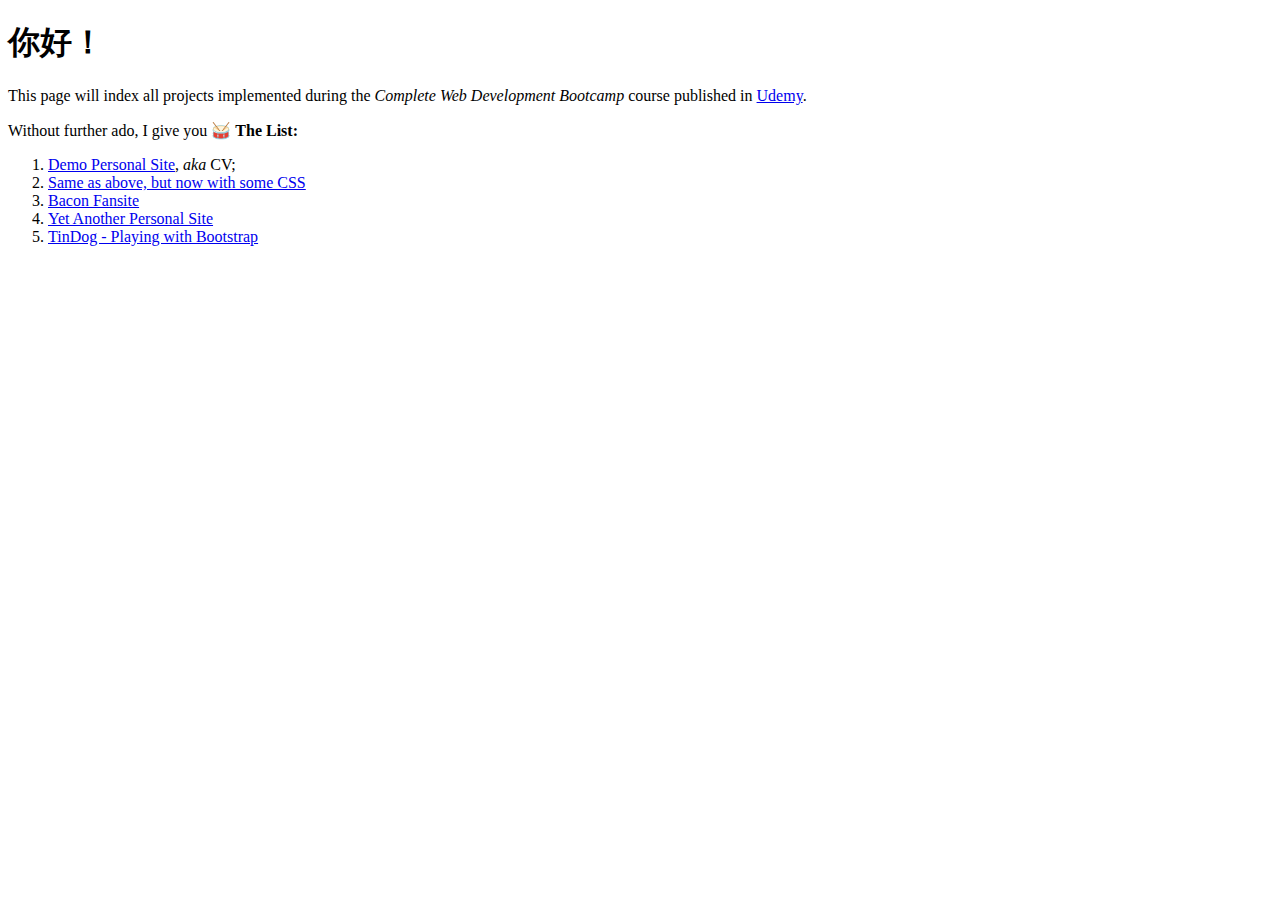
<file: index.html>
<!DOCTYPE html>
<html lang="en" dir="ltr">
  <head>
    <meta charset="utf-8">
    <title>Udemy - The Complete Web Development Bootcamp</title>
  </head>
  <body>
    <h1>你好！</h1>
    <p>This page will index all projects implemented during the <em>Complete Web Development Bootcamp</em> course published in <a href="https://udemy.com">Udemy</a>.</p>
    <p>Without further ado, I give you 🥁 <strong>The List:</strong></p>
    <ol>
      <li><a href="HTML - Personal Site\index.html">Demo Personal Site</a>, <em>aka</em> CV;</li>
      <li><a href="CSS - Personal Site\index.html">Same as above, but now with some CSS</a></li>
      <li><a href="CSS - Bacon Fansite\index.html">Bacon Fansite</a></li>
      <li><a href="CSS - My Site\index.html">Yet Another Personal Site</a> </li>
      <li><a href="TinDog\index.html">TinDog - Playing with Bootstrap</a> </li>
    </ol>
  </body>
</html>
</file>
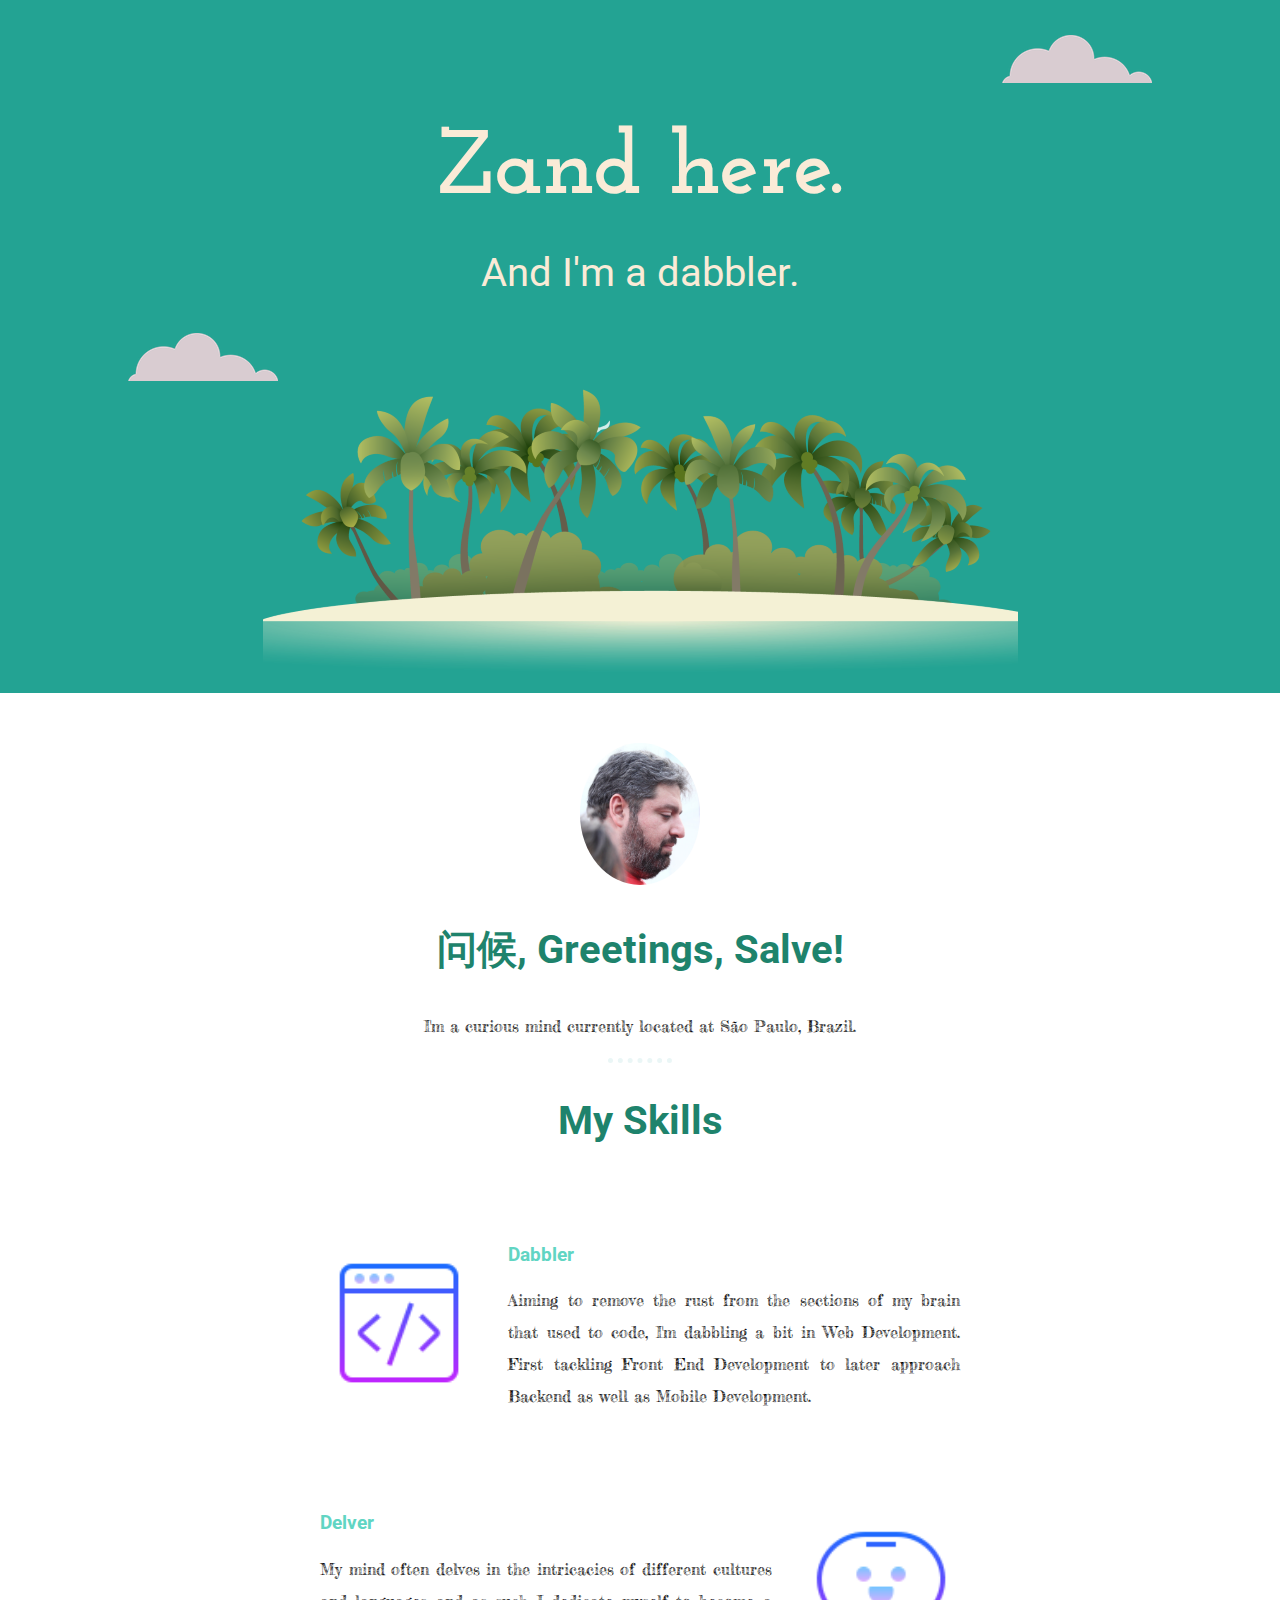
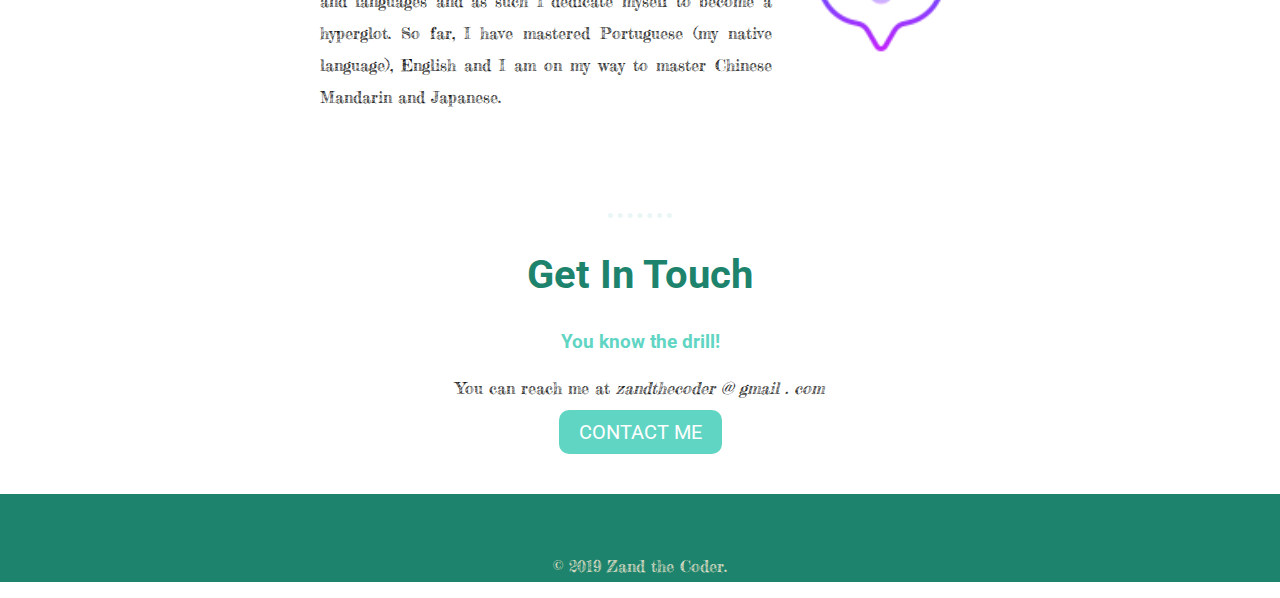
<file: CSS - My Site/index.html>
<!DOCTYPE html>
<html lang="en" dir="ltr">

<head>
  <meta charset="utf-8">
  <title>Zand the Coder</title>
  <link rel="stylesheet" href="css/styles.css">
  <link rel="icon" href="images/favicon.ico">
  <link href="https://fonts.googleapis.com/css?family=Fredericka+the+Great|Josefin+Slab|Roboto" rel="stylesheet">
  <link rel="stylesheet" href="https://use.fontawesome.com/releases/v5.7.2/css/all.css" integrity="sha384-fnmOCqbTlWIlj8LyTjo7mOUStjsKC4pOpQbqyi7RrhN7udi9RwhKkMHpvLbHG9Sr" crossorigin="anonymous">


</head>

<body>
  <div class="top-container">
    <img class="top-cloud" src="images/cloud.png" alt="cloud-img">
    <h1>Zand here.</h1>
    <h2 class="default-color normal-weight">And I'm a dabbler.</h2>
    <img class="bottom-cloud" src="images/cloud.png" alt="cloud-img">
    <img src="images/grove.png" alt="grove-img">
  </div>
  <div class="middle-container">
    <div class="profile">
      <img class="profilepic" src="images/profilepic.png" alt="profile-img">
      <h2>问候, Greetings, Salve!</h2>
      <p>I'm a curious mind currently located at São Paulo, Brazil.</p>
    </div>
    <hr>
    <div class="skills">
      <h2>My Skills</h2>
      <div class="skill-row">
        <img class="skill-img-left" src="images/icons8-source-code-96.png" alt="code-img">
        <h3>Dabbler</h3>
        <p>Aiming to remove the rust from the sections of my brain that used to code, I'm dabbling a bit in Web Development.
          First tackling Front End Development to later approach Backend as well as Mobile Development.</p>
      </div>
    </div>
    <div class="skill-row">
      <img class="skill-img-right" src="images/icons8-speech-bubble-96.png" alt="conversation-img">
      <h3>Delver</h3>
      <p>My mind often delves in the intricacies of different cultures and languages and as such I dedicate myself to become
        a hyperglot. So far, I have mastered Portuguese (my native language), English and I am on my way to master Chinese
        Mandarin and Japanese.</p>
    </div>
  </div>
  <hr>
  <div class="contact-me">
    <h2>Get In Touch</h2>
    <h3>You know the drill!</h3>
    <p>You can reach me at <em>zandthecoder @ gmail . com</em></p>
    <a class="btn" href="mailto:zandthecoder@gmail.com">CONTACT ME</a>
  </div>
  </div>


  <div class="bottom-container">
    <a class="footer-link" href="https://github.com/zandthecoder"><i class="fab fa-github"></i></a>
    <a class="footer-link" href="https://www.freecodecamp.org/zandthecoder"><i class="fab fa-free-code-camp"></i></a>
    <a class="footer-link" href="../index.html"><i class="fas fa-home"></i></a>

    <p class="default-color">© 2019 Zand the Coder.</p>
  </div>
</body>

</html>
</file>
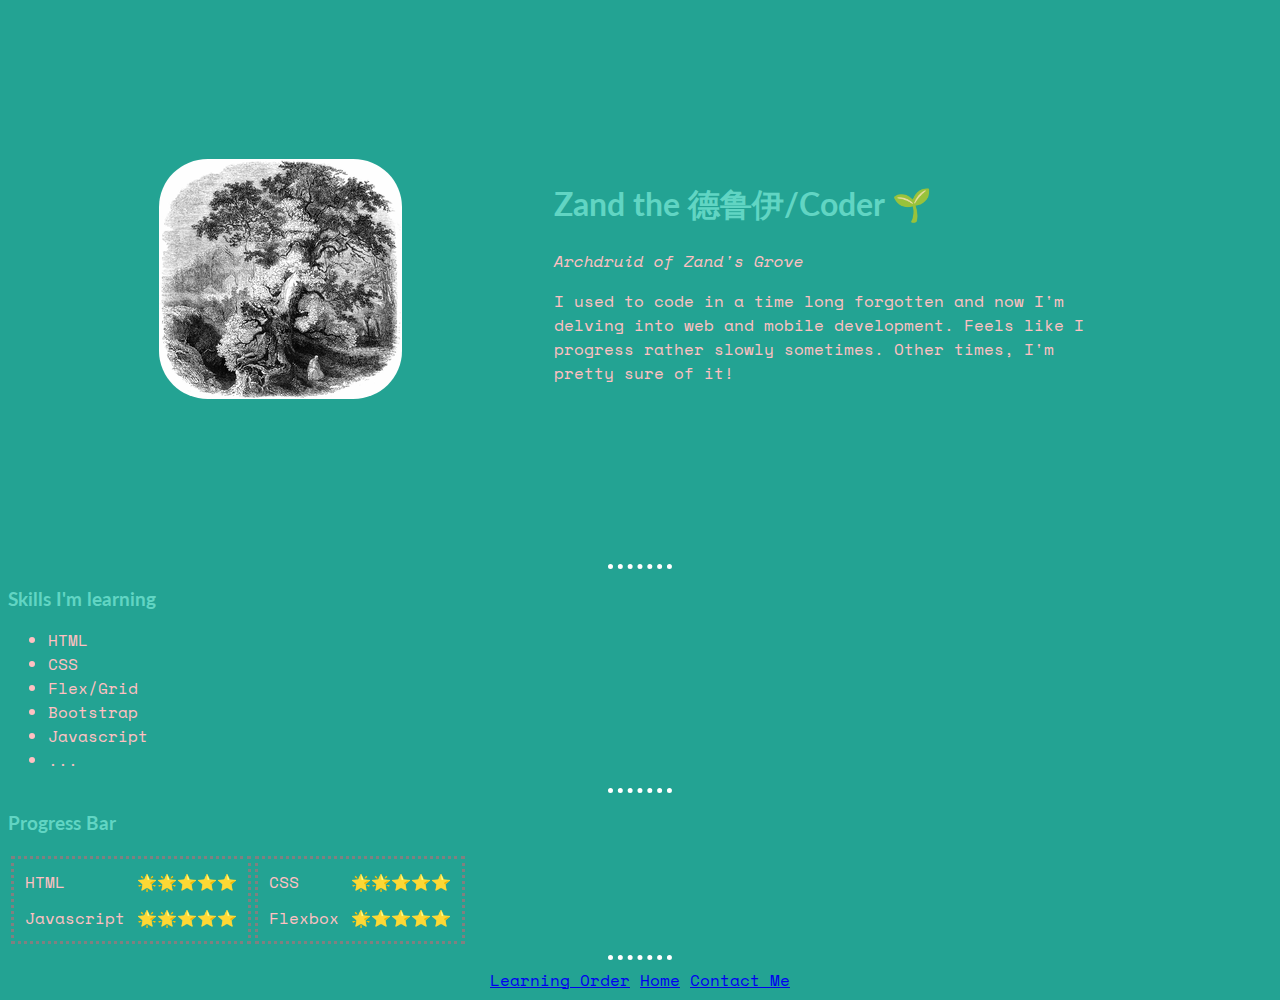
<file: CSS - Personal Site/index.html>
<!DOCTYPE html>
<html lang="en" dir="ltr">

<head>
  <meta charset="utf-8">
  <title>Zand's Pool</title>
  <link rel="stylesheet" href="css/styles.css">
  <link href="https://fonts.googleapis.com/css?family=Lato|Space+Mono" rel="stylesheet">
</head>

<body>
  <table style="border-spacing:150px;">
    <tr>
      <td><img src="images\243px-The_Druid_Grove.PNG" alt="The Druid Grove"></td>
      <td>
        <h1>Zand the 德鲁伊/Coder 🌱</h1>
        <p><em>Archdruid of Zand's Grove</em></p>
        <p>I used to code in a time long forgotten and now I'm delving into web and mobile development.
          Feels like I progress rather slowly sometimes. Other times, I'm pretty sure of it!</p>
      </td>
    </tr>
  </table>

  <hr>
  <h3> Skills I'm learning</h3>
  <ul>
    <li>HTML</li>
    <li>CSS</li>
    <li>Flex/Grid</li>
    <li>Bootstrap</li>
    <li>Javascript</li>
    <li>...</li>
  </ul>
  <hr>
  <h3> Progress Bar</h3>

  <table>
    <tr>
      <td>
        <table style="border-style:dotted;border-spacing:10px;">
          <tr>
            <td>HTML</td>
            <td>🌟🌟⭐⭐⭐</td>
          </tr>
          <tr>
            <td>Javascript</td>
            <td>🌟🌟⭐⭐⭐</td>
          </tr>
        </table>
      </td>
      <td>
        <table style="border-style:dotted;border-spacing:10px;">
          <tr>
            <td>CSS</td>
            <td>🌟🌟⭐⭐⭐</td>
          </tr>
          <tr>
            <td>Flexbox</td>
            <td>🌟⭐⭐⭐⭐</td>
          </tr>
        </table>
      </td>
    </tr>
  </table>

  <hr>
  <center>
    <a href="learning_order.html">Learning Order</a>
    <a href="../index.html">Home</a>
    <a href="contact.html">Contact Me</a>
  </center>
</body>

</html>
</file>
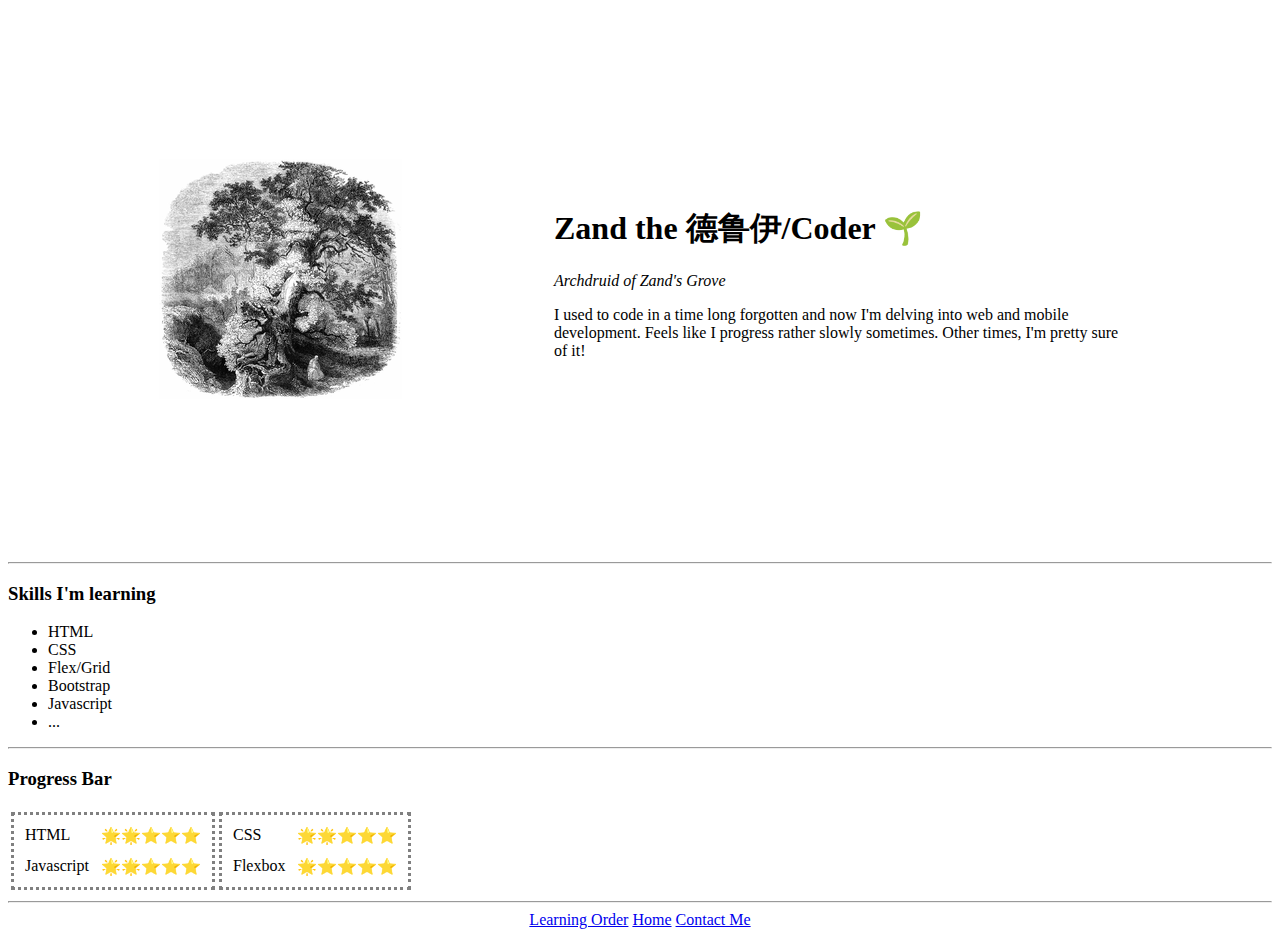
<file: HTML - Personal Site/index.html>
<!DOCTYPE html>
<html lang="en" dir="ltr">

<head>
  <meta charset="utf-8">
  <title>Zand's Pool</title>
</head>

<body>
  <table style="border-spacing:150px;">
    <tr>
      <td><img src="images\243px-The_Druid_Grove.PNG" alt="The Druid Grove"></td>
      <td>
        <h1>Zand the 德鲁伊/Coder 🌱</h1>
        <p><em>Archdruid of Zand's Grove</em></p>
        <p>I used to code in a time long forgotten and now I'm delving into web and mobile development.
          Feels like I progress rather slowly sometimes. Other times, I'm pretty sure of it!</p>
      </td>
    </tr>
  </table>

  <hr>
  <h3> Skills I'm learning</h3>
  <ul>
    <li>HTML</li>
    <li>CSS</li>
    <li>Flex/Grid</li>
    <li>Bootstrap</li>
    <li>Javascript</li>
    <li>...</li>
  </ul>
  <hr>
  <h3> Progress Bar</h3>

  <table >
    <tr>
      <td>
        <table style="border-style:dotted;border-spacing:10px;">
          <tr>
            <td>HTML</td>
            <td>🌟🌟⭐⭐⭐</td>
          </tr>
          <tr>
            <td>Javascript</td>
            <td>🌟🌟⭐⭐⭐</td>
          </tr>
        </table>
      </td>
      <td>
        <table style="border-style:dotted;border-spacing:10px;">
          <tr>
            <td>CSS</td>
            <td>🌟🌟⭐⭐⭐</td>
          </tr>
          <tr>
            <td>Flexbox</td>
            <td>🌟⭐⭐⭐⭐</td>
          </tr>
        </table>
      </td>
    </tr>
  </table>

  <hr>
  <center>
    <a href="learning_order.html">Learning Order</a>
    <a href="../index.html">Home</a>
    <a href="contact.html">Contact Me</a>
  </center>

</body>

</html>
</file>
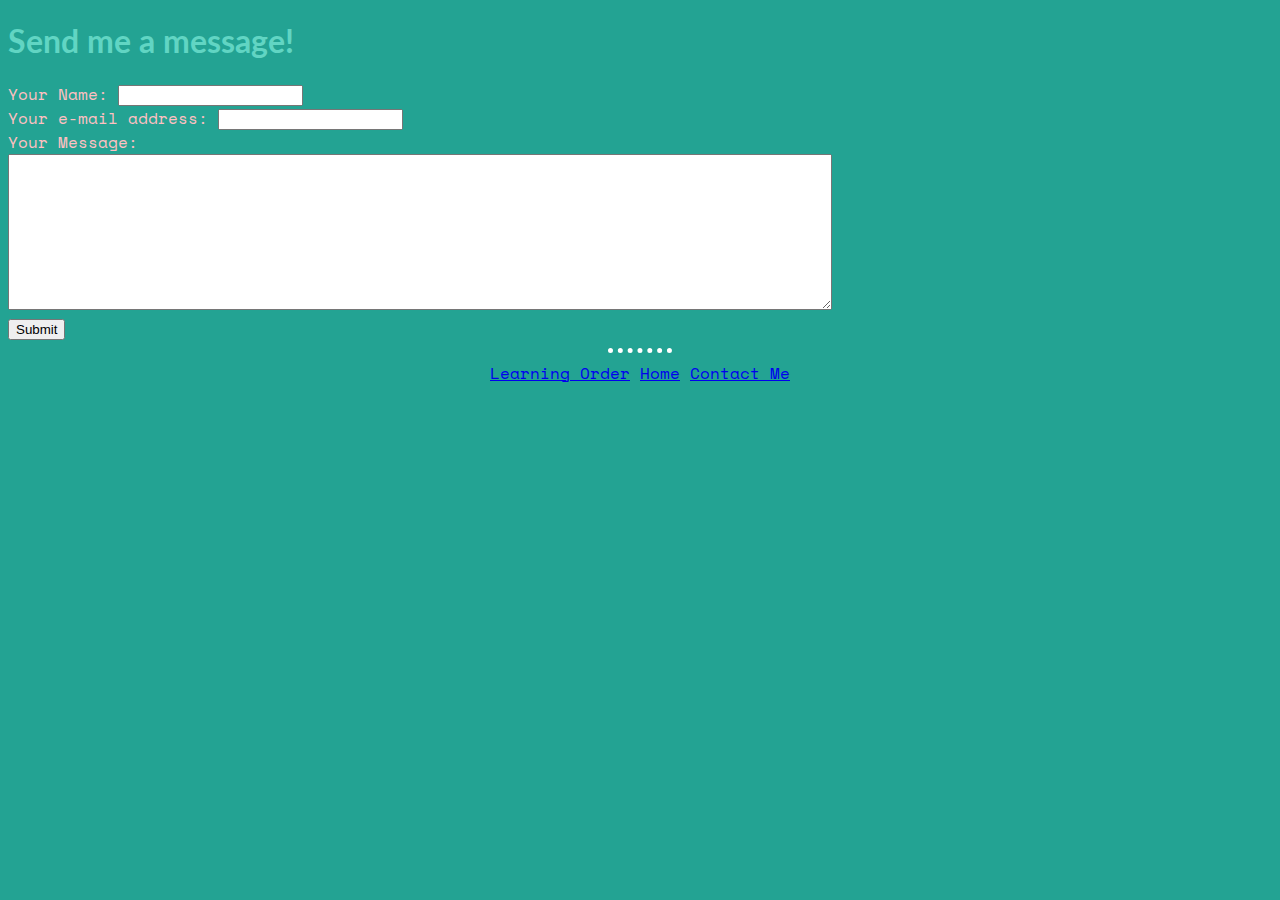
<file: CSS - Personal Site/contact.html>
<!DOCTYPE html>
<html lang="en" dir="ltr">

<head>
  <meta charset="utf-8">
  <title>Contact me!</title>
  <link rel="stylesheet" href="css/styles.css">
  <link href="https://fonts.googleapis.com/css?family=Lato|Space+Mono" rel="stylesheet">
</head>

<body>
  <h1>Send me a message!</h1>
  <form action="mailto:zandthecoder@gmail.com" method="post" enctype="text/plain">
    <label for="name">Your Name:</label>
    <input type="text" name="yourName" value="">
    <br>
    <label for="email">Your e-mail address:</label>
    <input type="email" name="yourEmail" value=""><br>
    <label for="message">Your Message:</label><br>
    <textarea name="yourMessage" rows="10" cols="100"></textarea><br>
    <input type="submit" name="">
  </form>
  <hr>
  <center>
    <a href="learning_order.html">Learning Order</a>
    <a href="../index.html">Home</a>
    <a href="contact.html">Contact Me</a>
  </center>

</body>

</html>
</file>
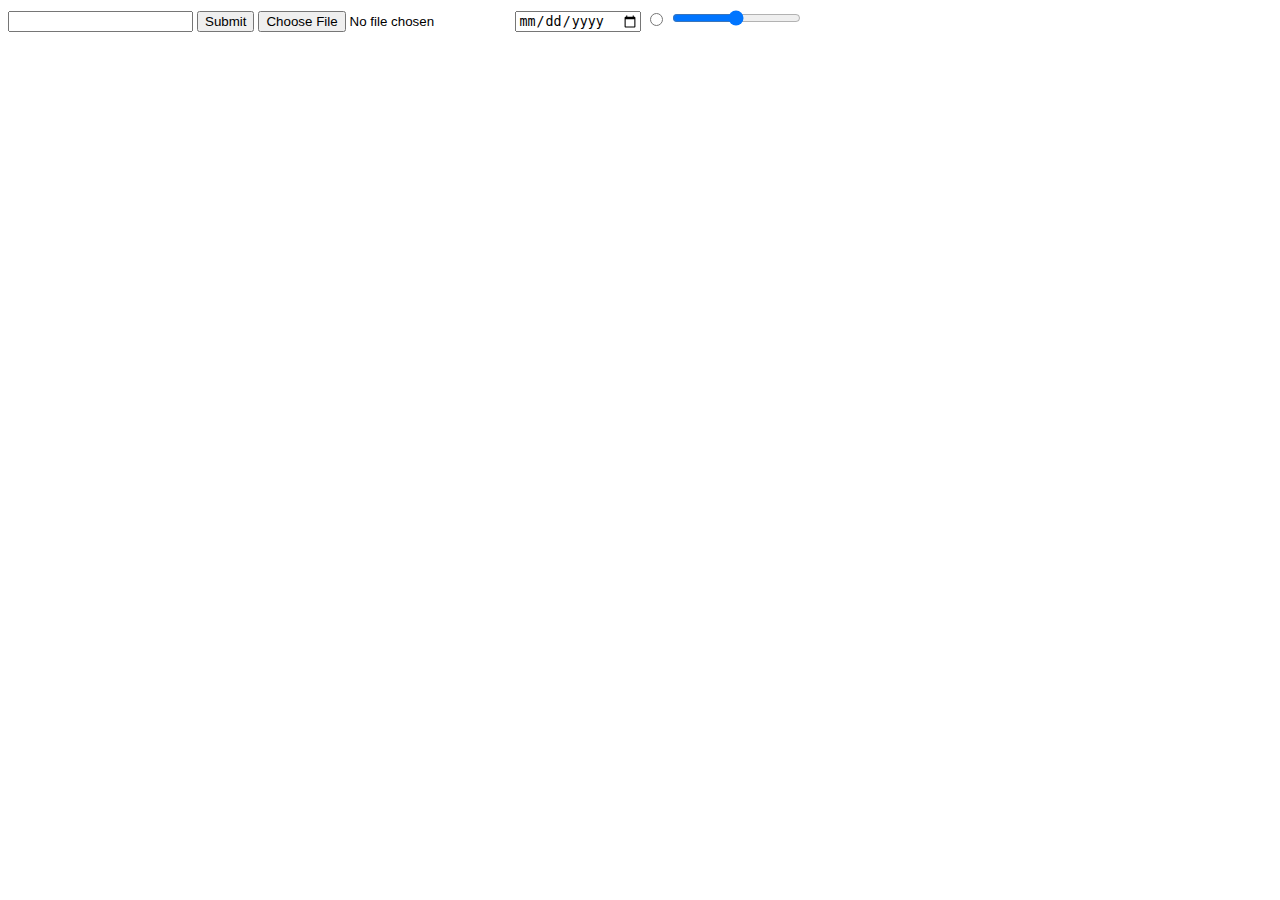
<file: CSS - Personal Site/inputs.html>
<!DOCTYPE html>
<html lang="en" dir="ltr">
  <head>
    <meta charset="utf-8">
    <title>HTML Inputs</title>
  </head>
  <body>
    <form class="" action="index.html" method="post">
      <input type="text" name="" value="">
      <input type="submit" name="">
      <input type="file" name="" value="">
      <input type="date" name="" value="">
      <input type="radio" name="" value="">
      <input type="range" name="" value="">
    </form>
  </body>
</html>
</file>
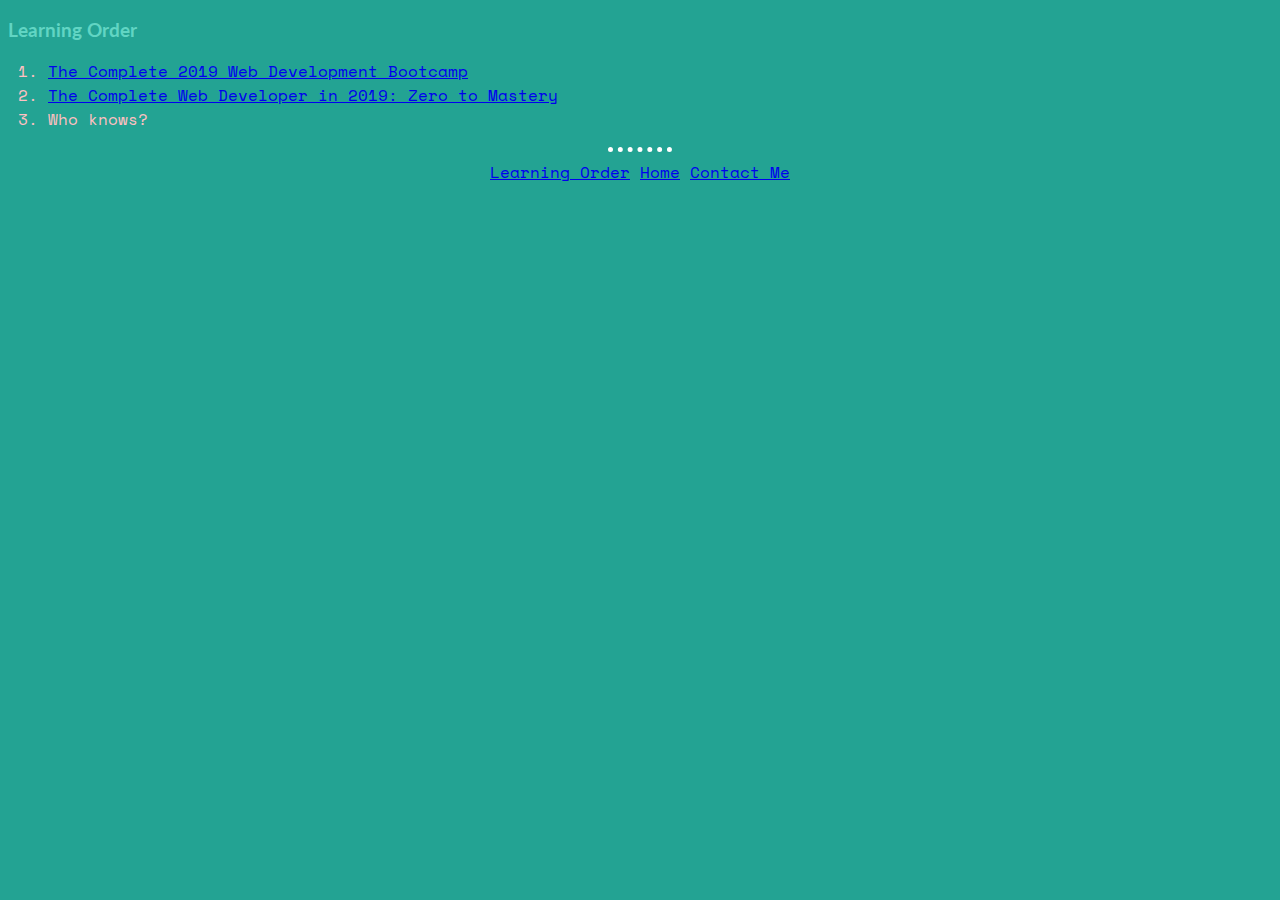
<file: CSS - Personal Site/learning_order.html>
<!DOCTYPE html>
<html lang="en" dir="ltr">

<head>
  <meta charset="utf-8">
  <title>Learning Order</title>
  <link rel="stylesheet" href="css/styles.css">
  <link href="https://fonts.googleapis.com/css?family=Lato|Space+Mono" rel="stylesheet">
</head>

<body>
  <h3>Learning Order</h3>
  <ol>
    <li><a href="https://www.udemy.com/the-complete-web-development-bootcamp/learn/v4/overview">The Complete 2019 Web Development Bootcamp</a></li>
    <li><a href="https://www.udemy.com/the-complete-web-developer-zero-to-mastery/learn/v4/overview">The Complete Web Developer in 2019: Zero to Mastery</a></li>
    <li>Who knows?</li>
  </ol>
  <hr>
  <center>
    <a href="learning_order.html">Learning Order</a>
    <a href="../index.html">Home</a>
    <a href="contact.html">Contact Me</a>
  </center>

</body>

</html>
</file>
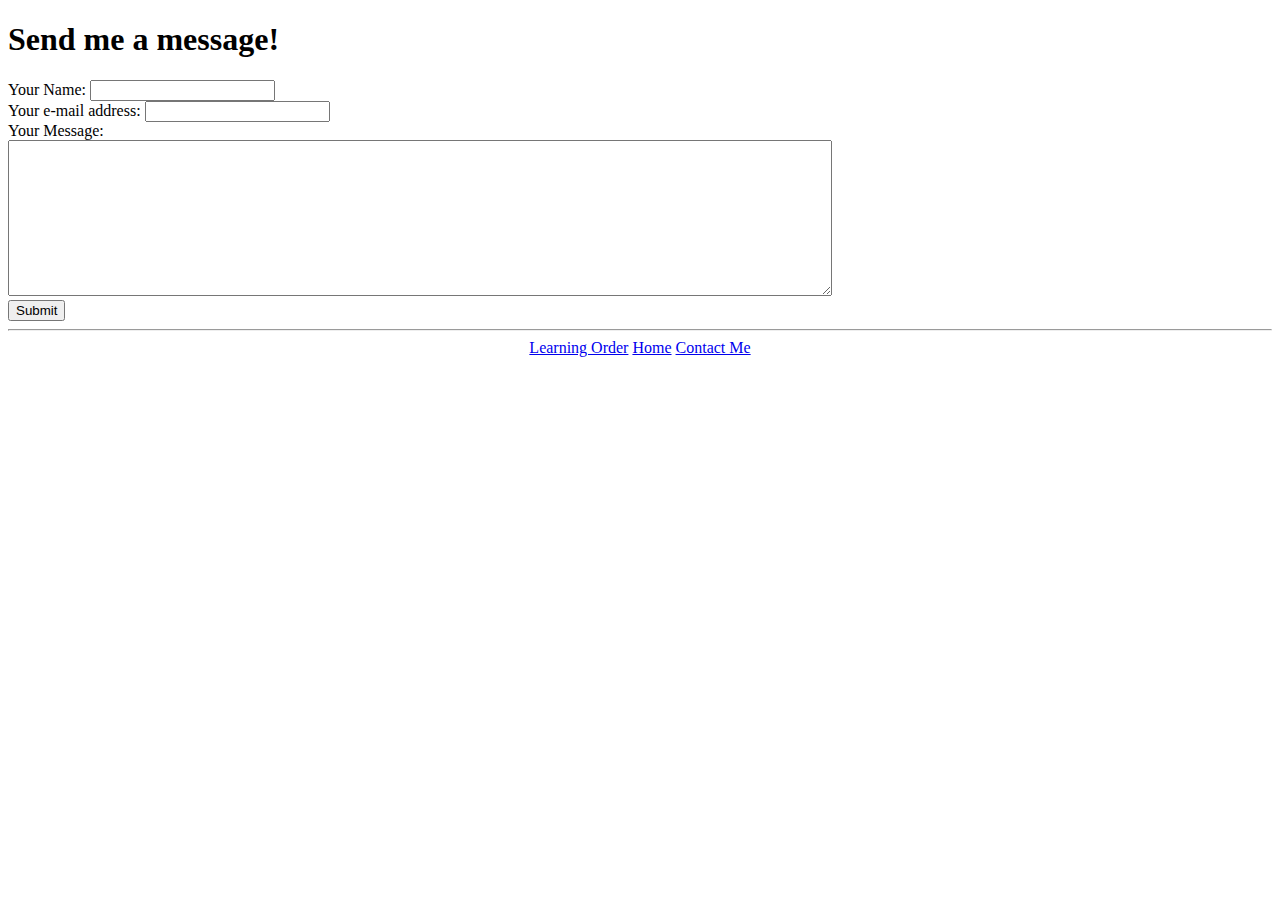
<file: HTML - Personal Site/contact.html>
<!DOCTYPE html>
<html lang="en" dir="ltr">

<head>
  <meta charset="utf-8">
  <title>Contact Info</title>
</head>

<body>
  <h1>Send me a message!</h1>
  <form action="mailto:zandthecoder@gmail.com" method="post" enctype="text/plain">
    <label for="name">Your Name:</label>
    <input type="text" name="yourName" value="">
    <br>
    <label for="email">Your e-mail address:</label>
    <input type="email" name="yourEmail" value=""><br>
    <label for="message">Your Message:</label><br>
    <textarea name="yourMessage" rows="10" cols="100"></textarea><br>
    <input type="submit" name="">
  </form>
  <hr>
  <center>
    <a href="learning_order.html">Learning Order</a>
    <a href="../index.html">Home</a>
    <a href="contact.html">Contact Me</a>
  </center>

</body>

</html>
</file>
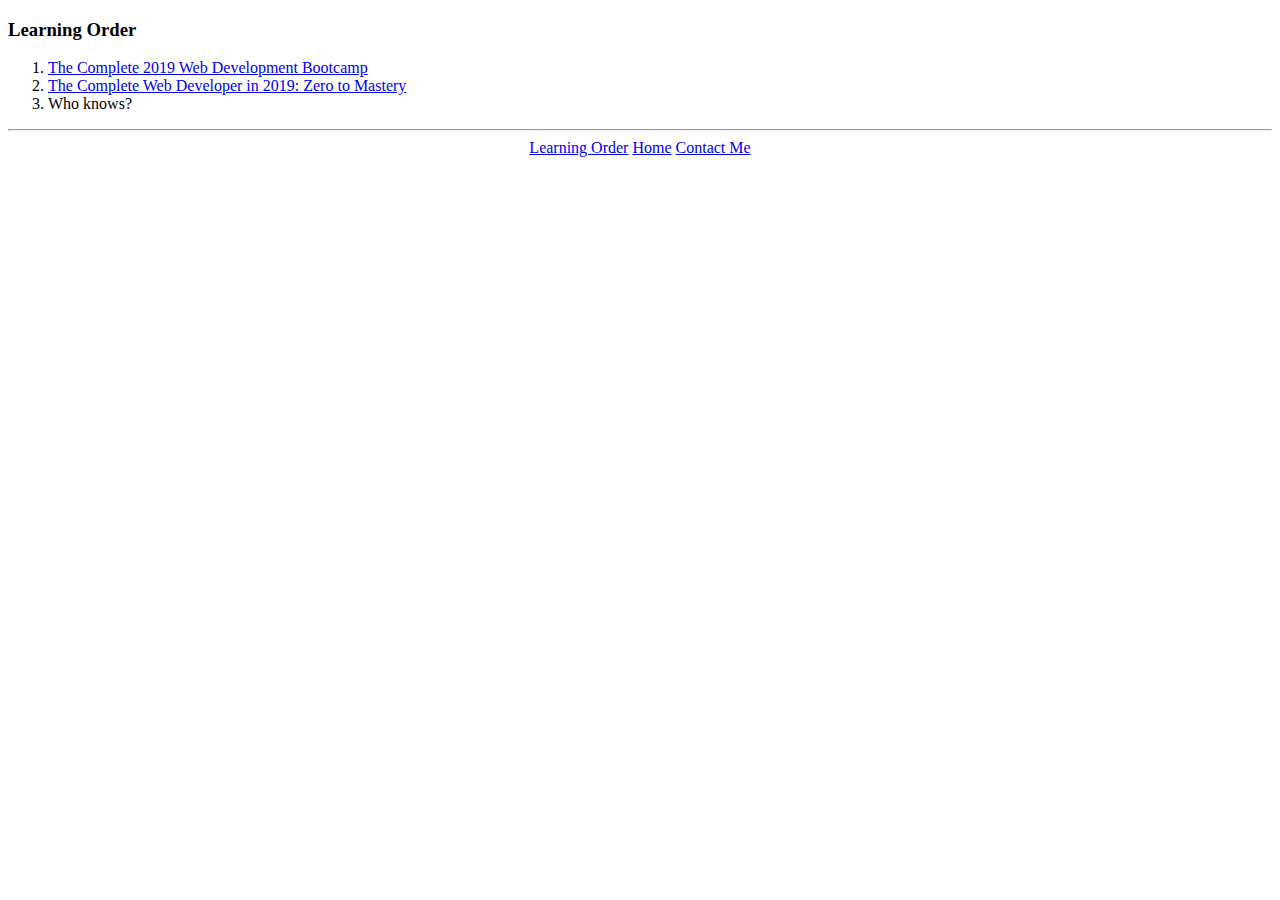
<file: HTML - Personal Site/learning_order.html>
<!DOCTYPE html>
<html lang="en" dir="ltr">

<head>
  <meta charset="utf-8">
  <title>Learning Order</title>
</head>

<body>
  <h3>Learning Order</h3>
  <ol>
    <li><a href="https://www.udemy.com/the-complete-web-development-bootcamp/learn/v4/overview">The Complete 2019 Web Development Bootcamp</a></li>
    <li><a href="https://www.udemy.com/the-complete-web-developer-zero-to-mastery/learn/v4/overview">The Complete Web Developer in 2019: Zero to Mastery</a></li>
    <li>Who knows?</li>
  </ol>
  <hr>
  <center>
    <a href="learning_order.html">Learning Order</a>
    <a href="../index.html">Home</a>
    <a href="contact.html">Contact Me</a>
  </center>

</body>

</html>
</file>
<file: CSS - My Site/css/styles.css>
body {
  margin: 0;
  text-align: center;
}

h1 {
  font-family: 'Josefin Slab', serif;
  font-size: 5.625rem;
  margin: 25px auto 0 auto;
}

h2 {
  color: #1e836c;
  font-family: 'Roboto', sans-serif;
  font-size: 2.5rem;
}

h3 {
  color: #61d5c3;
  font-family: 'Roboto', sans-serif;
}

a {
  color: #61d5c3;
}

p {
  font-family: 'Fredericka the Great', cursive;
  line-height: 2;
}

hr {
  border-color: #eaf6f6;
  border-style: dotted none none none;
  border-width: 5px;
  width: 5%;
}

.default-color {
  color: antiquewhite;
}

.normal-weight {
  font-weight: normal;
}

.top-container {
  background-color: #23a393;
  color: antiquewhite;
  /* line-height: 2; */
  padding-top: 100px;
  position: relative;
}

.middle-container {
  margin: 50px auto auto auto;
}

.bottom-container {
  background-color: #1e836c;
padding-top: 40px;
}

.contact-me{
  margin: auto auto 50px auto;
}
.btn {
  /* -webkit-border-radius: 10; */
  /* -moz-border-radius: 10; */
  background: #61d5c3;
  border-radius: 10px;
  color: #ffffff;
  font-family: 'Roboto', sans-serif;
  font-size: 20px;
  padding: 10px 20px 10px 20px;
  text-decoration: none;
}

.btn:hover {
  background: #1e836c;
  text-decoration: none;
}

.top-cloud {
  position: absolute;
  right: 10%;
  top: 5%;
}

.bottom-cloud {
  bottom: 45%;
  left: 10%;
  position: absolute;
}

.profilepic {
  border-radius: 50%;
  width: 120px;
}

.skill-img-left {
  float: left;
  margin-right: 30px;
  width: 24.75%;
}

.skill-img-right {
  float: right;
  margin-left: 30px;
  width: 24.75%;
}

.skill-row {
  margin: 100px auto 100px auto;
  text-align:justify;
  width: 50%;
}

.test {
  width: 25%;
}
</file>
<file: CSS - Personal Site/css/styles.css>
body {
  background-color: #23a393;
  color: #ffc0c2;
  font-family: 'Space Mono', monospace;
}

hr {
  /* background-color: white; */
  /* height: 10px; */
  border-color: white;
  border-style: dotted none none none;
  border-width: 5px;
  width: 5%;


}

h1,h3 {
  color: #61d5c3;
  font-family: 'Lato', sans-serif;
}

img {
  border-radius: 20%;
}
</file>
